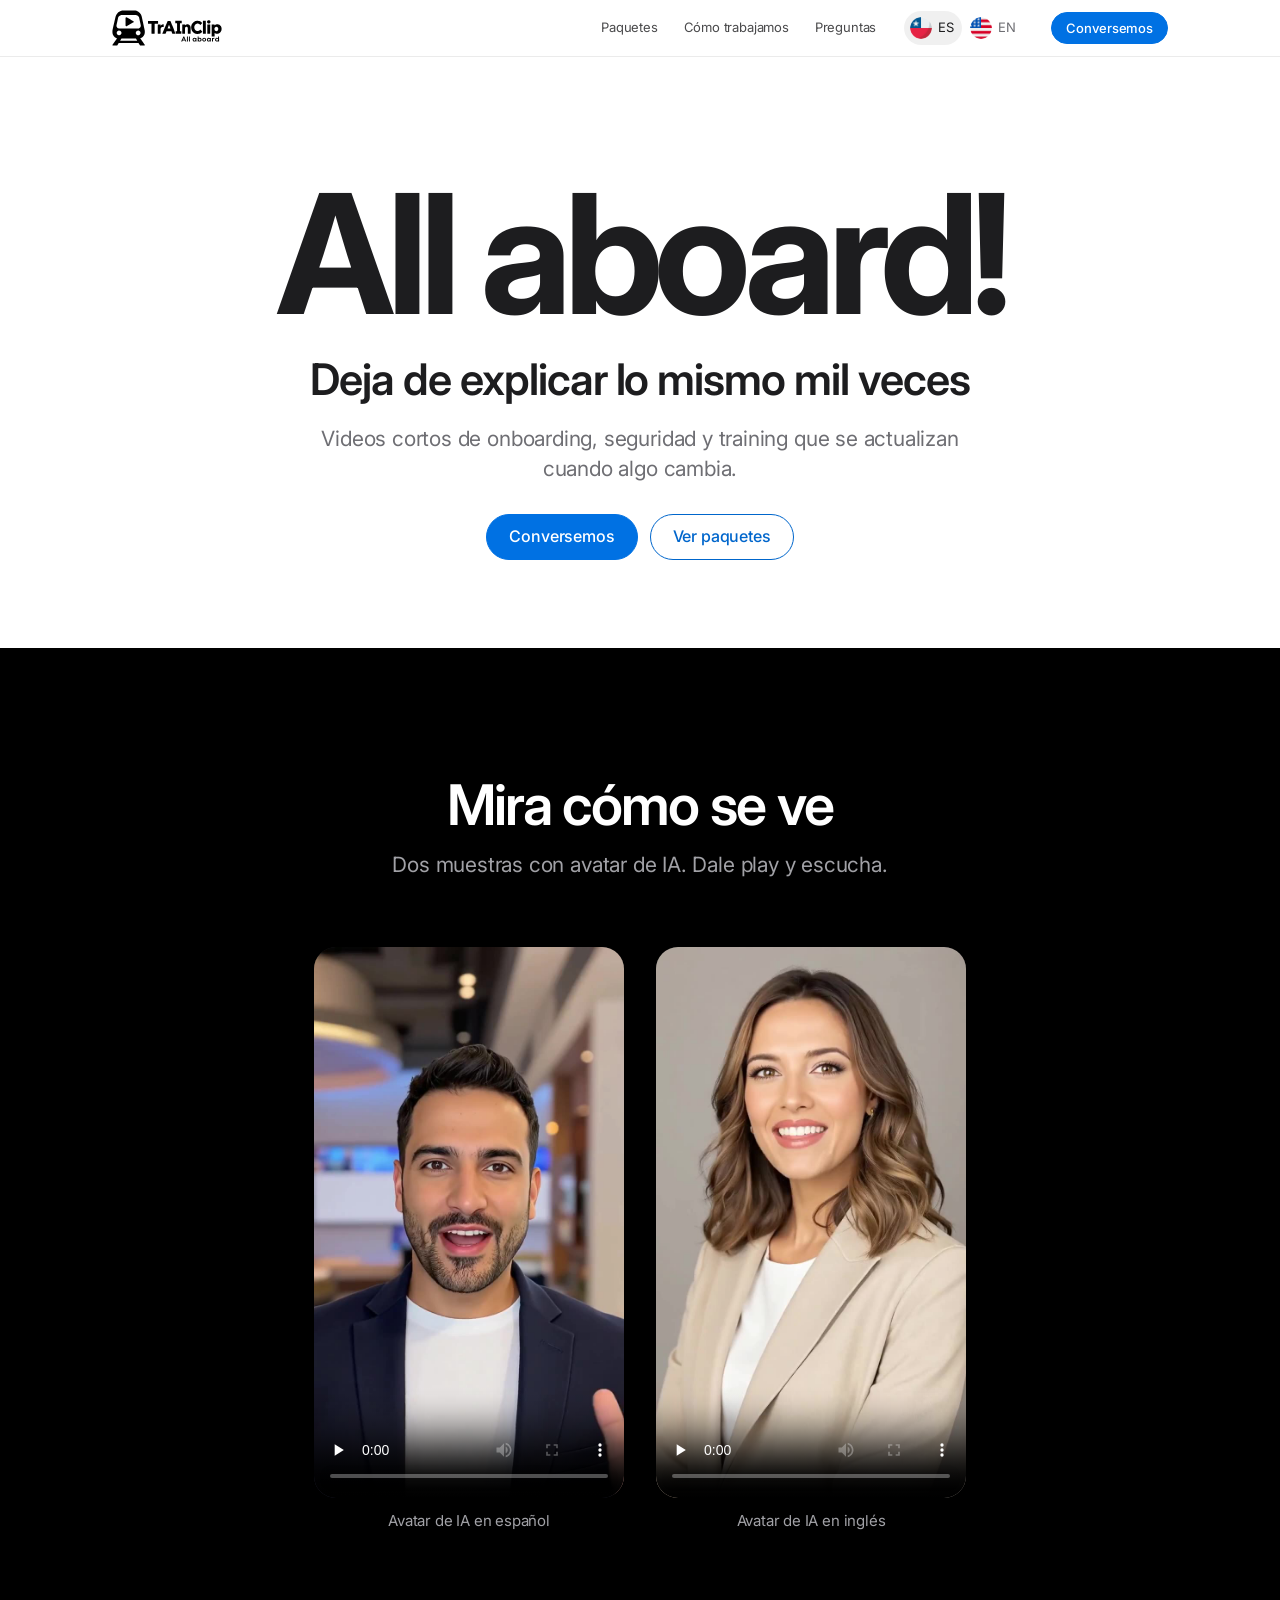
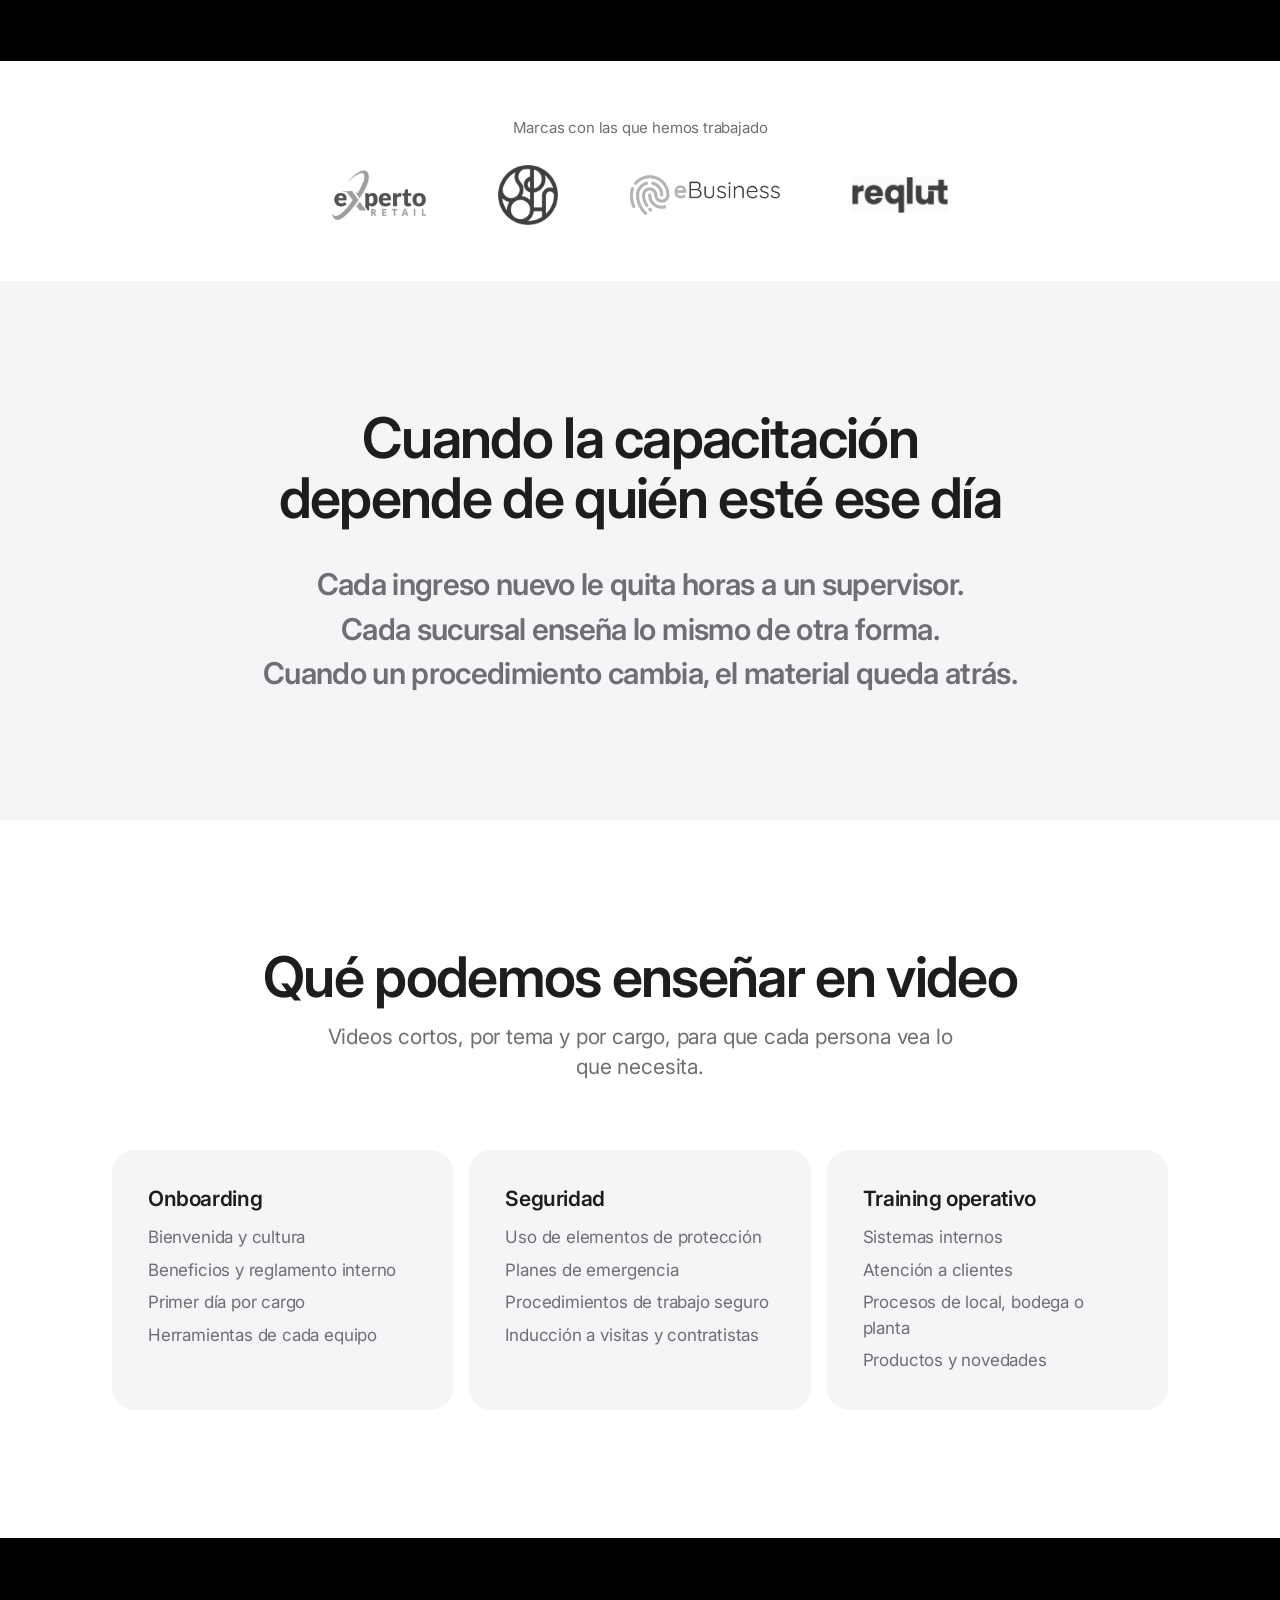
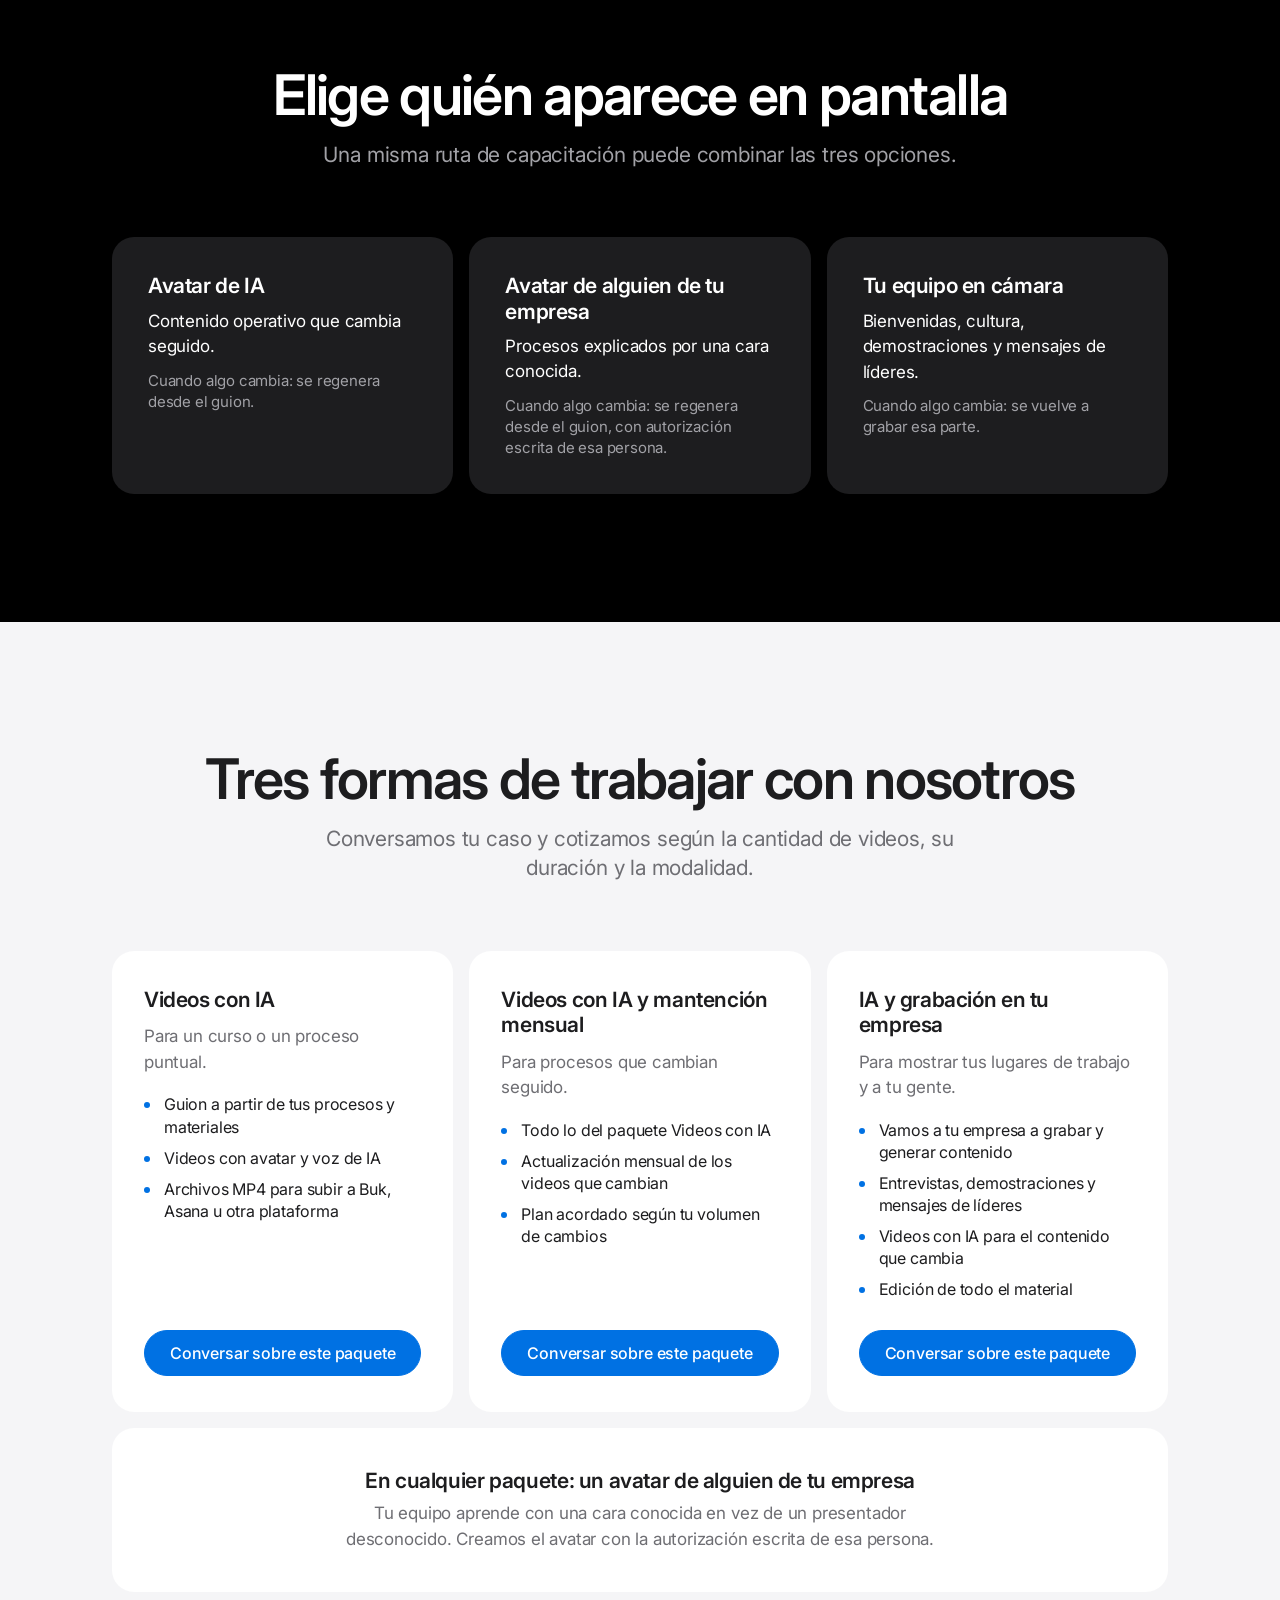
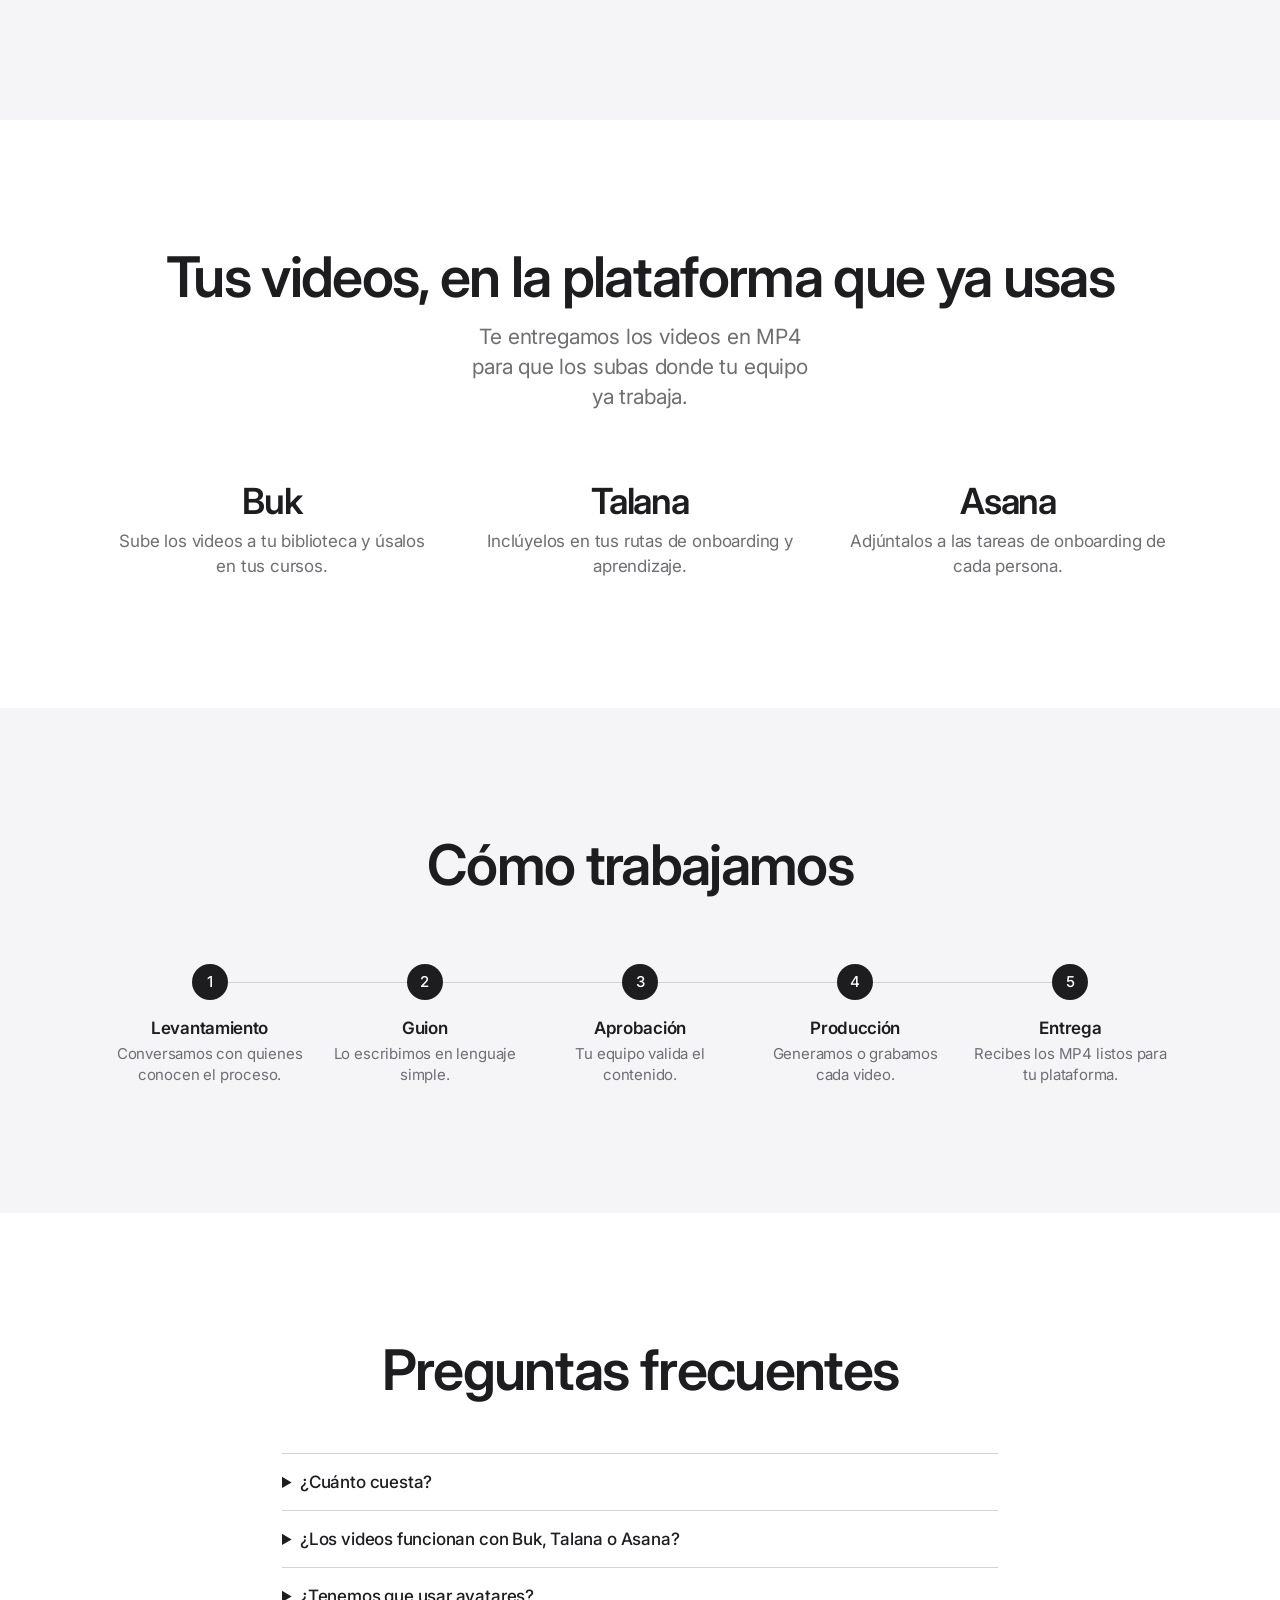
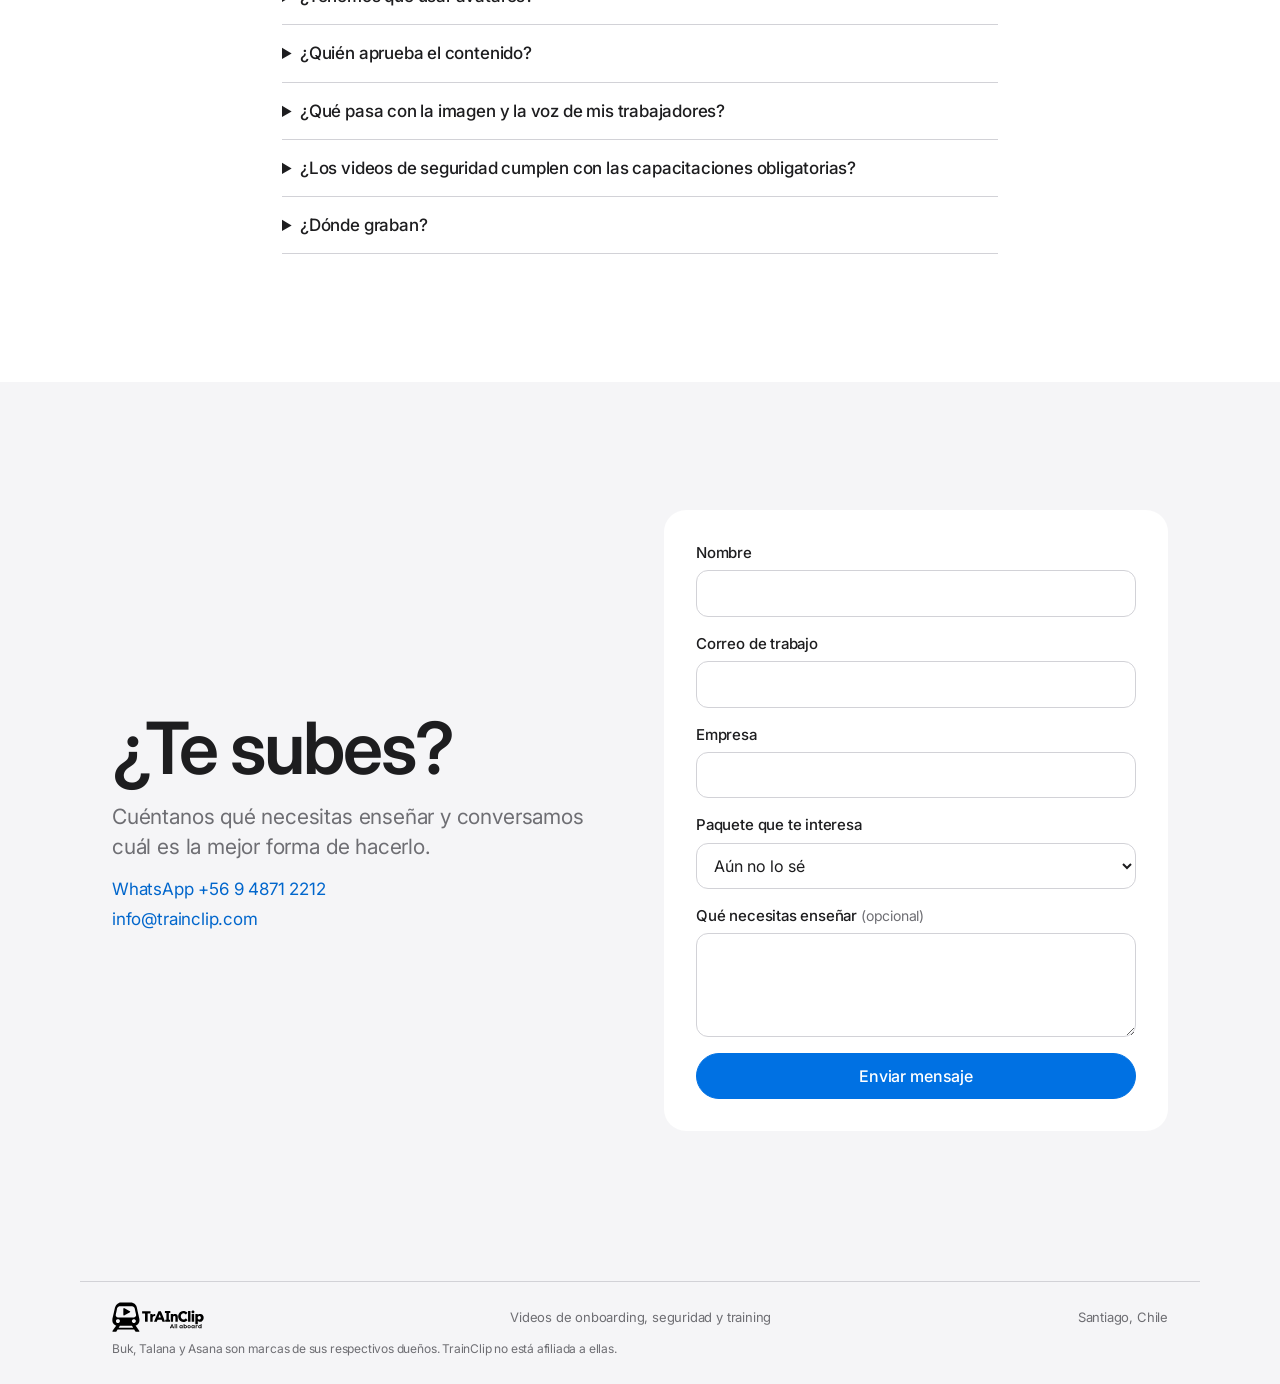
<file: index.html>
<!doctype html>
<html lang="es-CL">
<head>
<!-- Google tag (gtag.js) -->
<script async src="https://www.googletagmanager.com/gtag/js?id=G-MKX1W5P86S"></script>
<script>
  window.dataLayer = window.dataLayer || [];
  function gtag(){dataLayer.push(arguments);}
  gtag('js', new Date());

  gtag('config', 'G-MKX1W5P86S');
</script>
<meta charset="utf-8">
<meta name="viewport" content="width=device-width,initial-scale=1,viewport-fit=cover">
<title>TrainClip | Videos de onboarding, seguridad y training para empresas</title>
<meta name="description" content="Videos de onboarding, seguridad y training para empresas, con inteligencia artificial, con tu propio equipo en cámara o con un avatar de alguien de tu empresa.">
<link rel="canonical" href="https://trainclip.com/">
<link rel="alternate" hreflang="es" href="https://trainclip.com/">
<link rel="alternate" hreflang="en" href="https://trainclip.com/en/">
<link rel="alternate" hreflang="x-default" href="https://trainclip.com/">
<meta property="og:type" content="website">
<meta property="og:title" content="TrainClip | Videos de onboarding, seguridad y training">
<meta property="og:description" content="Videos de onboarding, seguridad y training para empresas, con inteligencia artificial, con tu propio equipo en cámara o con un avatar de alguien de tu empresa.">
<meta property="og:url" content="https://trainclip.com/">
<meta property="og:image" content="https://trainclip.com/assets/og.png">
<meta name="twitter:card" content="summary_large_image">
<link rel="icon" href="assets/symbol.svg" type="image/svg+xml">
<link rel="apple-touch-icon" href="assets/icon-512.png">
<link rel="preconnect" href="https://fonts.googleapis.com"><link rel="preconnect" href="https://fonts.gstatic.com" crossorigin><link rel="stylesheet" href="https://fonts.googleapis.com/css2?family=Inter:wght@400;500;600;700&display=swap">
<link rel="stylesheet" href="assets/styles.css">
<script type="application/ld+json">{"@context": "https://schema.org", "@type": "ProfessionalService", "name": "TrainClip", "url": "https://trainclip.com/", "logo": "https://trainclip.com/assets/logo.png", "email": "info@trainclip.com", "telephone": "+56948712212", "address": {"@type": "PostalAddress", "addressLocality": "Santiago", "addressCountry": "CL"}, "slogan": "All aboard", "description": "Videos de onboarding, seguridad y training para empresas, con inteligencia artificial, con tu propio equipo en cámara o con un avatar de alguien de tu empresa."}</script>
</head>
<body>
<a class="skip" href="#main">Saltar al contenido</a>
<header class="top"><div class="wrap">
<a class="brand" href="#main"><img src="assets/logo.svg" alt="TrainClip. All aboard" width="147" height="48"></a>
<nav class="nav" aria-label="Principal"><a href="#paquetes">Paquetes</a><a href="#proceso">Cómo trabajamos</a><a href="#preguntas">Preguntas</a></nav>
<nav class="lang" aria-label="Idioma / Language"><a href="./" hreflang="es" lang="es" aria-label="Español" aria-current="page"><img src="assets/banderas/chile.png" alt="" width="22" height="22"><span>ES</span></a><a href="en/" hreflang="en" lang="en" aria-label="English"><img src="assets/banderas/estados-unidos.png" alt="" width="22" height="22"><span>EN</span></a></nav>
<a class="btn" href="#contacto">Conversemos</a>
</div></header>
<main id="main">
<section class="hero"><div class="wrap">
<div class="hero-copy"><p class="shout">All aboard!</p>
<h1>Deja de explicar lo mismo mil veces</h1>
<p class="lead">Videos cortos de onboarding, seguridad y training que se actualizan cuando algo cambia.</p>
<div class="actions"><a class="btn" href="#contacto">Conversemos</a><a class="btn btn-line" href="#paquetes">Ver paquetes</a></div></div>
</div></section>
<section class="band samples" id="muestras"><div class="wrap"><div class="head"><h2>Mira cómo se ve</h2><p class="lead">Dos muestras con avatar de IA. Dale play y escucha.</p></div><div class="clips"><figure><video controls playsinline preload="none" poster="assets/videos/muestra-es.jpg" width="720" height="1280" aria-label="Avatar de IA en español"><source src="assets/videos/muestra-es.mp4" type="video/mp4"></video><figcaption>Avatar de IA en español</figcaption></figure><figure><video controls playsinline preload="none" poster="assets/videos/muestra-en.jpg" width="720" height="1280" aria-label="Avatar de IA en inglés"><source src="assets/videos/muestra-en.mp4" type="video/mp4"></video><figcaption>Avatar de IA en inglés</figcaption></figure></div></div></section>
<section class="brands" aria-label="Marcas"><div class="wrap"><p>Marcas con las que hemos trabajado</p><ul><li><img src="assets/marcas/experto-retail.png" alt="Experto Retail" style="--h:50px" loading="lazy"></li><li><img src="assets/marcas/marca-circular.png" alt="Marca con logo circular" style="--h:60px" loading="lazy"></li><li><img src="assets/marcas/ebusiness.png" alt="eBusiness" style="--h:40px" loading="lazy"></li><li><img src="assets/marcas/reqlut.png" alt="Reqlut" style="--h:36px" loading="lazy"></li></ul></div></section>
<section class="band pain"><div class="wrap"><div class="head"><h2>Cuando la capacitación depende de quién esté ese día</h2></div>
<ul><li>Cada ingreso nuevo le quita horas a un supervisor.</li><li>Cada sucursal enseña lo mismo de otra forma.</li><li>Cuando un procedimiento cambia, el material queda atrás.</li></ul></div></section>
<section class="band" id="temas"><div class="wrap"><div class="head"><h2>Qué podemos enseñar en video</h2><p class="lead">Videos cortos, por tema y por cargo, para que cada persona vea lo que necesita.</p></div><div class="topics"><div class="topic"><h3>Onboarding</h3><ul><li>Bienvenida y cultura</li><li>Beneficios y reglamento interno</li><li>Primer día por cargo</li><li>Herramientas de cada equipo</li></ul></div><div class="topic"><h3>Seguridad</h3><ul><li>Uso de elementos de protección</li><li>Planes de emergencia</li><li>Procedimientos de trabajo seguro</li><li>Inducción a visitas y contratistas</li></ul></div><div class="topic"><h3>Training operativo</h3><ul><li>Sistemas internos</li><li>Atención a clientes</li><li>Procesos de local, bodega o planta</li><li>Productos y novedades</li></ul></div></div></div></section>
<section class="band formats"><div class="wrap"><div class="head"><h2>Elige quién aparece en pantalla</h2><p class="lead">Una misma ruta de capacitación puede combinar las tres opciones.</p></div>
<ul class="modes"><li><h3>Avatar de IA</h3><p>Contenido operativo que cambia seguido.</p><p class="dim">Cuando algo cambia: se regenera desde el guion.</p></li><li><h3>Avatar de alguien de tu empresa</h3><p>Procesos explicados por una cara conocida.</p><p class="dim">Cuando algo cambia: se regenera desde el guion, con autorización escrita de esa persona.</p></li><li><h3>Tu equipo en cámara</h3><p>Bienvenidas, cultura, demostraciones y mensajes de líderes.</p><p class="dim">Cuando algo cambia: se vuelve a grabar esa parte.</p></li></ul></div></section>
<section class="band" id="paquetes"><div class="wrap"><div class="head"><h2>Tres formas de trabajar con nosotros</h2><p class="lead">Conversamos tu caso y cotizamos según la cantidad de videos, su duración y la modalidad.</p></div>
<div class="plans"><article class="plan plan-a"><h3>Videos con IA</h3><p>Para un curso o un proceso puntual.</p><ul><li>Guion a partir de tus procesos y materiales</li><li>Videos con avatar y voz de IA</li><li>Archivos MP4 para subir a Buk, Asana u otra plataforma</li></ul><a class="btn" href="#contacto" data-package="Videos con IA">Conversar sobre este paquete<span class="vh">: Videos con IA</span></a></article><article class="plan plan-b"><h3>Videos con IA y mantención mensual</h3><p>Para procesos que cambian seguido.</p><ul><li>Todo lo del paquete Videos con IA</li><li>Actualización mensual de los videos que cambian</li><li>Plan acordado según tu volumen de cambios</li></ul><a class="btn" href="#contacto" data-package="Videos con IA y mantención mensual">Conversar sobre este paquete<span class="vh">: Videos con IA y mantención mensual</span></a></article><article class="plan plan-c"><h3>IA y grabación en tu empresa</h3><p>Para mostrar tus lugares de trabajo y a tu gente.</p><ul><li>Vamos a tu empresa a grabar y generar contenido</li><li>Entrevistas, demostraciones y mensajes de líderes</li><li>Videos con IA para el contenido que cambia</li><li>Edición de todo el material</li></ul><a class="btn" href="#contacto" data-package="IA y grabación en tu empresa">Conversar sobre este paquete<span class="vh">: IA y grabación en tu empresa</span></a></article></div>
<aside class="avatar" aria-label="Opción para cualquier paquete"><h3>En cualquier paquete: un avatar de alguien de tu empresa</h3><p>Tu equipo aprende con una cara conocida en vez de un presentador desconocido. Creamos el avatar con la autorización escrita de esa persona.</p></aside>
</div></section>
<section class="band platforms" id="plataformas"><div class="wrap"><div class="head"><h2>Tus videos, en la plataforma que ya usas</h2><p class="lead">Te entregamos los videos en MP4 para que los subas donde tu equipo ya trabaja.</p></div><ul><li><h3>Buk</h3><p>Sube los videos a tu biblioteca y úsalos en tus cursos.</p></li><li><h3>Talana</h3><p>Inclúyelos en tus rutas de onboarding y aprendizaje.</p></li><li><h3>Asana</h3><p>Adjúntalos a las tareas de onboarding de cada persona.</p></li></ul></div></section>
<section class="band" id="proceso"><div class="wrap"><div class="head"><h2>Cómo trabajamos</h2></div><ol class="steps"><li><h3>Levantamiento</h3><p>Conversamos con quienes conocen el proceso.</p></li><li><h3>Guion</h3><p>Lo escribimos en lenguaje simple.</p></li><li><h3>Aprobación</h3><p>Tu equipo valida el contenido.</p></li><li><h3>Producción</h3><p>Generamos o grabamos cada video.</p></li><li><h3>Entrega</h3><p>Recibes los MP4 listos para tu plataforma.</p></li></ol></div></section>
<section class="band faq" id="preguntas"><div class="wrap"><h2>Preguntas frecuentes</h2><div><details><summary>¿Cuánto cuesta?</summary><p>Depende de la cantidad de videos, su duración y la modalidad. Cuéntanos qué necesitas y te enviamos una cotización.</p></details><details><summary>¿Los videos funcionan con Buk, Talana o Asana?</summary><p>Sí. Te entregamos los videos en MP4 y tu equipo los sube a la plataforma que ya usa. No necesitas instalar nada ni conectar sistemas.</p></details><details><summary>¿Tenemos que usar avatares?</summary><p>No. Podemos grabar a tu equipo, usar avatares o combinar ambas opciones.</p></details><details><summary>¿Quién aprueba el contenido?</summary><p>Tu empresa. Ningún video se entrega como final sin la revisión de la persona responsable del proceso.</p></details><details><summary>¿Qué pasa con la imagen y la voz de mis trabajadores?</summary><p>Solo creamos un avatar con autorización escrita de la persona. Dejamos acordado en qué videos se usa, por cuánto tiempo y qué pasa si deja la empresa.</p></details><details><summary>¿Los videos de seguridad cumplen con las capacitaciones obligatorias?</summary><p>Los videos apoyan tu capacitación, pero no reemplazan las obligaciones legales de tu empresa. Trabajamos con contenido entregado y aprobado por tu equipo de prevención.</p></details><details><summary>¿Dónde graban?</summary><p>Estamos en Santiago. Para otras ciudades, el traslado y la estadía se cotizan aparte.</p></details></div></div></section>
<section class="band contact" id="contacto"><div class="wrap">
<div class="contact-copy"><h2>¿Te subes?</h2><p class="lead">Cuéntanos qué necesitas enseñar y conversamos cuál es la mejor forma de hacerlo.</p>
<div class="direct"><a href="https://wa.me/56948712212?text=Hola%2C%20quiero%20conversar%20sobre%20videos%20de%20capacitaci%C3%B3n%20con%20TrainClip.">WhatsApp +56 9 4871 2212</a><a href="mailto:info@trainclip.com">info@trainclip.com</a></div></div>
<div>
<form class="form" id="form-contacto" novalidate data-mail="info@trainclip.com" data-endpoint="https://api.web3forms.com/submit">
<input type="hidden" name="access_key" value="c6a4fb3f-06c0-4eb1-9ec4-c227422e3364">
<div class="field"><label for="nombre">Nombre</label><input id="nombre" name="nombre" autocomplete="name" required aria-describedby="nombre-error"><p class="err" id="nombre-error" hidden></p></div>
<div class="field"><label for="correo">Correo de trabajo</label><input id="correo" name="correo" type="email" autocomplete="email" inputmode="email" required aria-describedby="correo-error"><p class="err" id="correo-error" hidden></p></div>
<div class="field"><label for="empresa">Empresa</label><input id="empresa" name="empresa" autocomplete="organization" required aria-describedby="empresa-error"><p class="err" id="empresa-error" hidden></p></div>
<div class="field"><label for="paquete">Paquete que te interesa</label><select id="paquete" name="paquete"><option>Aún no lo sé</option><option>Videos con IA</option><option>Videos con IA y mantención mensual</option><option>IA y grabación en tu empresa</option></select></div>
<div class="field"><label for="mensaje">Qué necesitas enseñar <small>(opcional)</small></label><textarea id="mensaje" name="mensaje"></textarea></div>
<div class="trap" aria-hidden="true"><label for="sitio">No completar</label><input id="sitio" name="sitio" tabindex="-1" autocomplete="off"></div>
<button class="btn" type="submit">Enviar mensaje</button>
<p class="notice" id="form-aviso" role="status" hidden></p>
</form>
<div class="form done" id="form-listo" tabindex="-1" hidden><h3></h3><p></p></div>
</div>
</div></section>
</main>
<footer class="foot"><div class="wrap"><img src="assets/logo.svg" alt="TrainClip"><span>Videos de onboarding, seguridad y training</span><span>Santiago, Chile</span><small>Buk, Talana y Asana son marcas de sus respectivos dueños. TrainClip no está afiliada a ellas.</small></div></footer>
<script src="assets/site.js" defer></script>
</body>
</html>
</file>
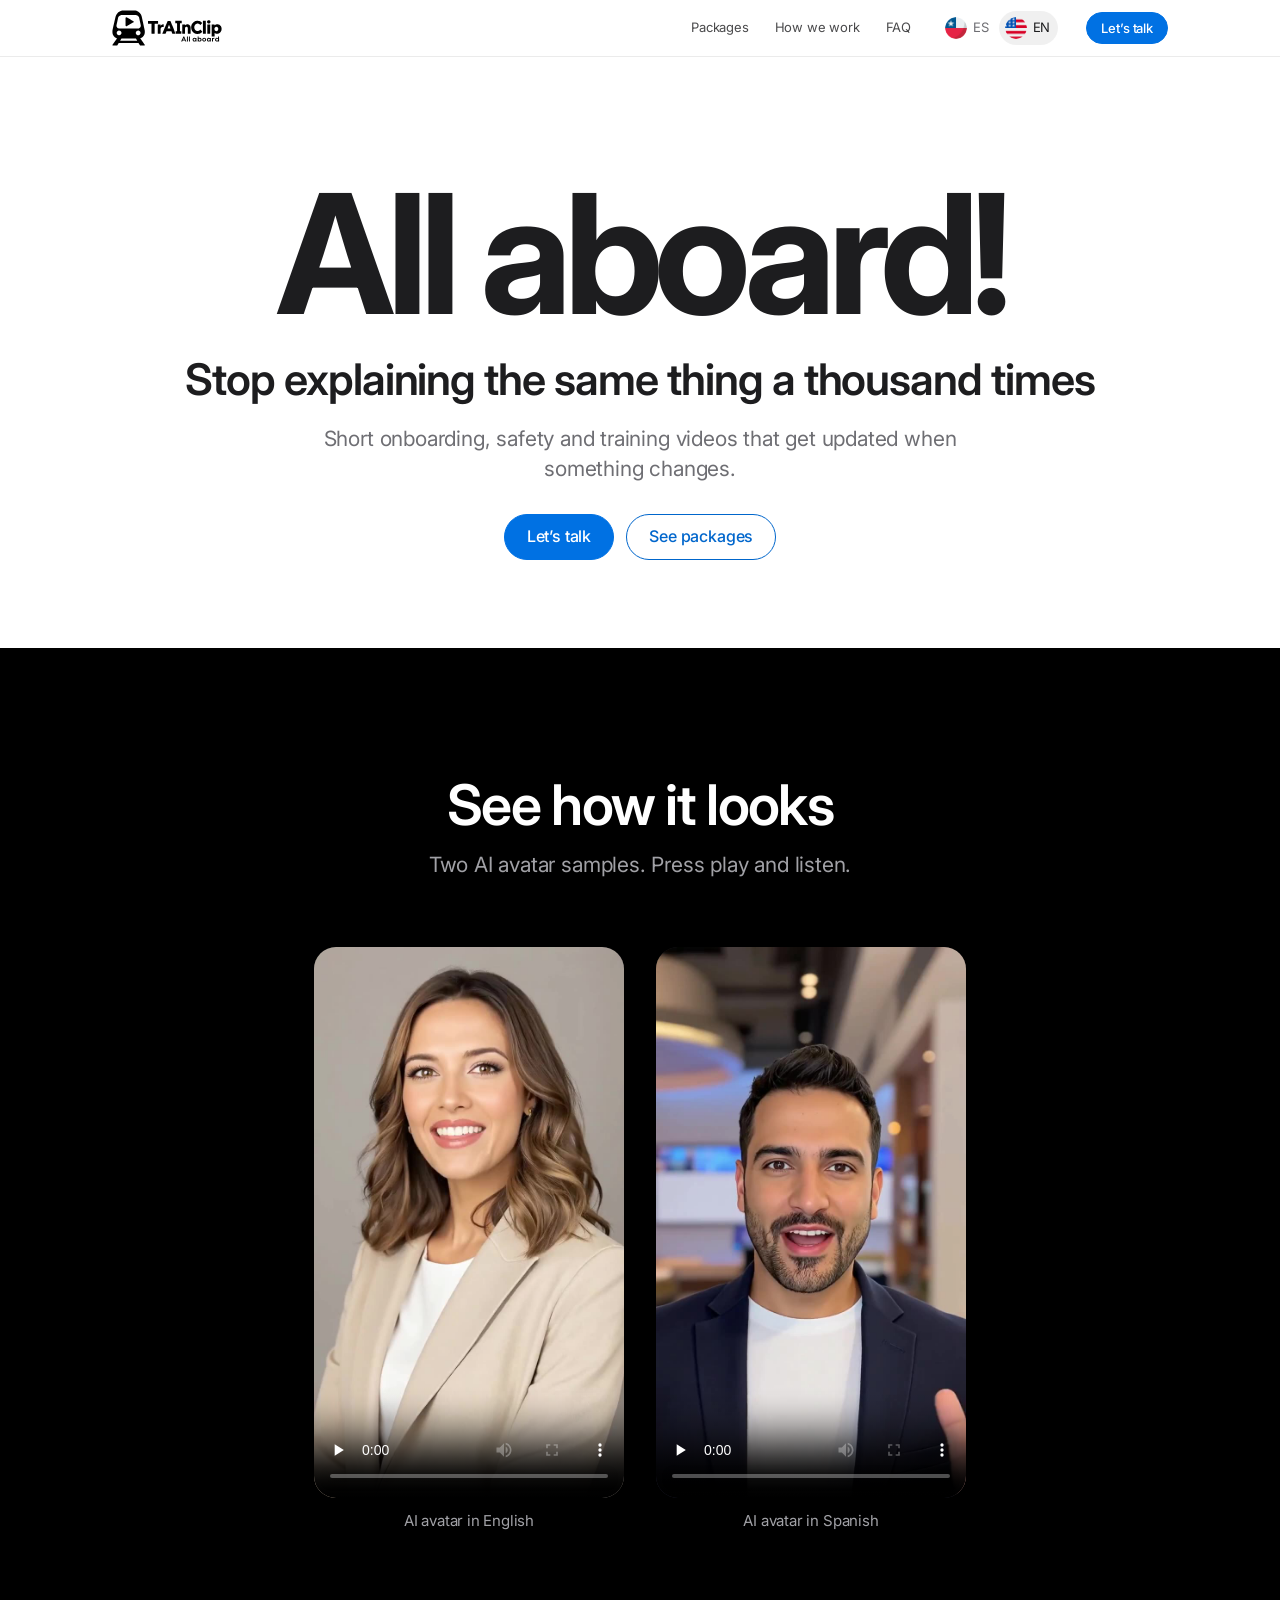
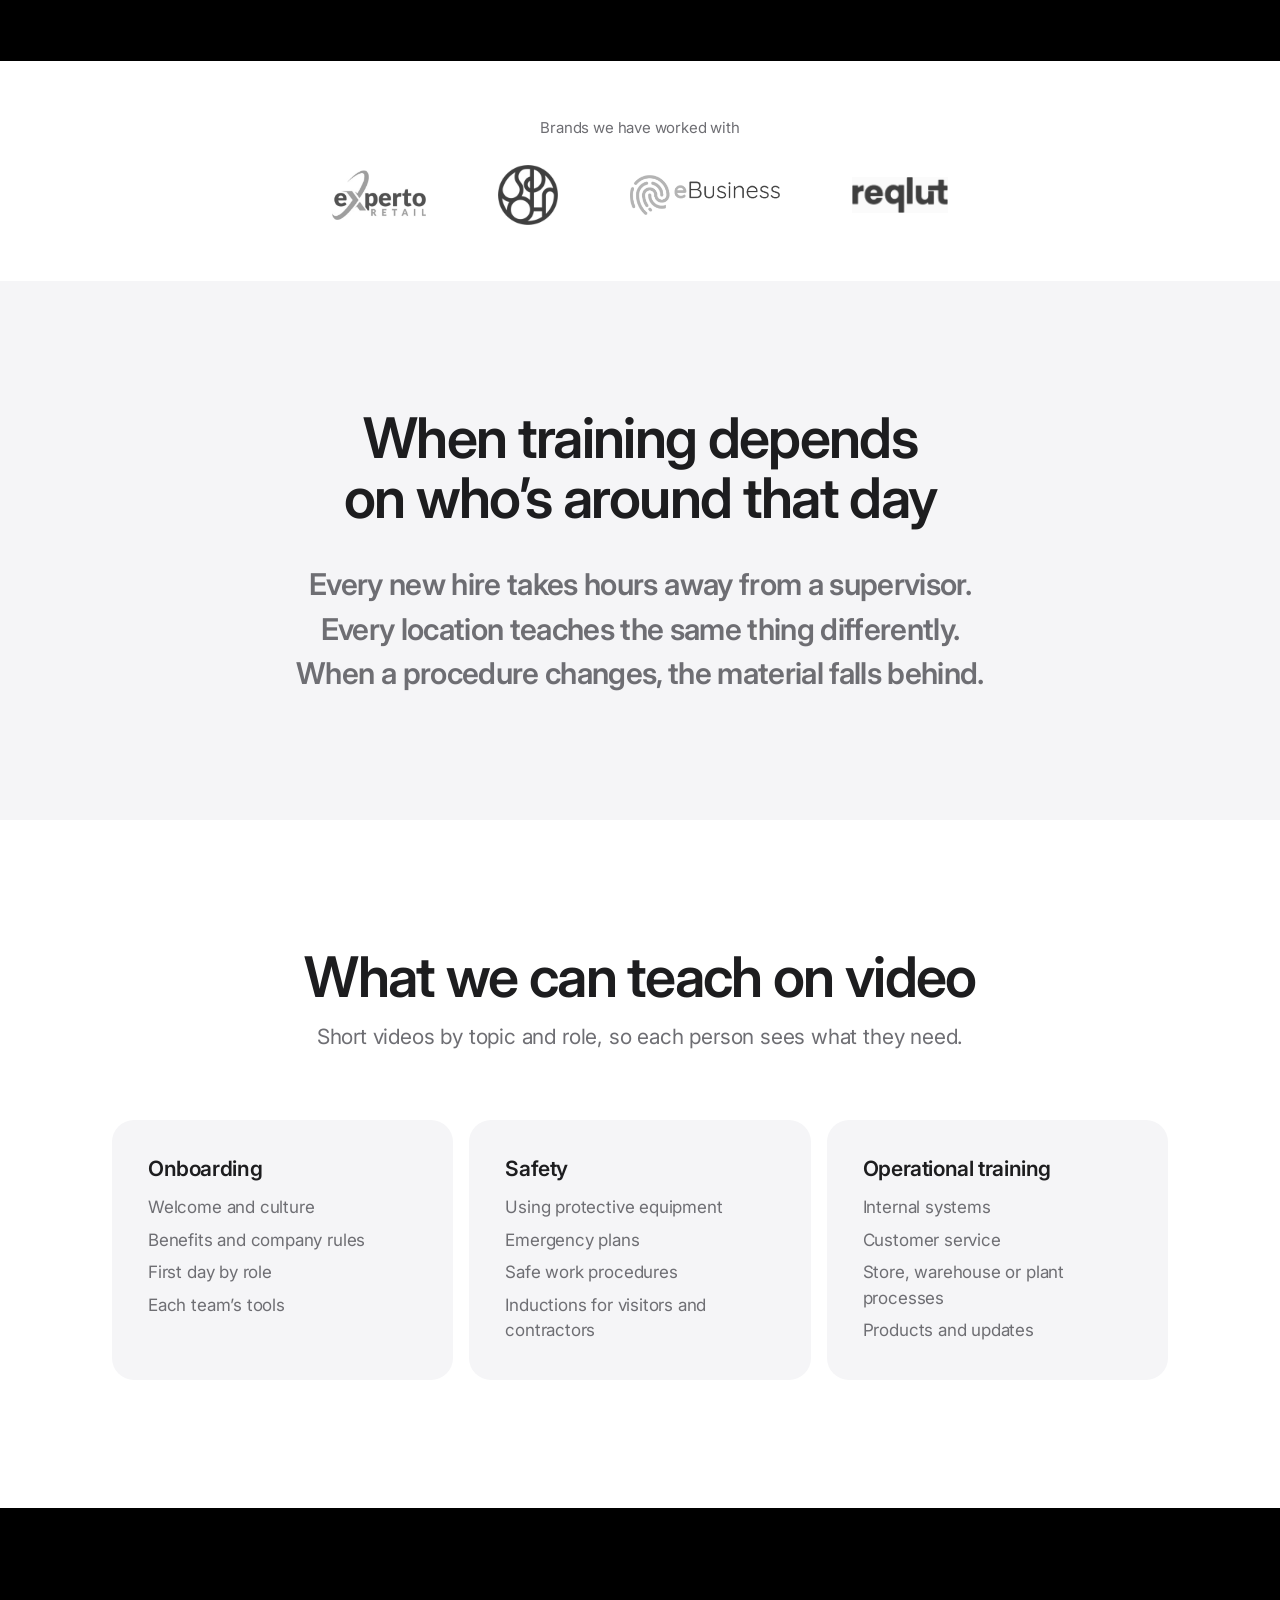
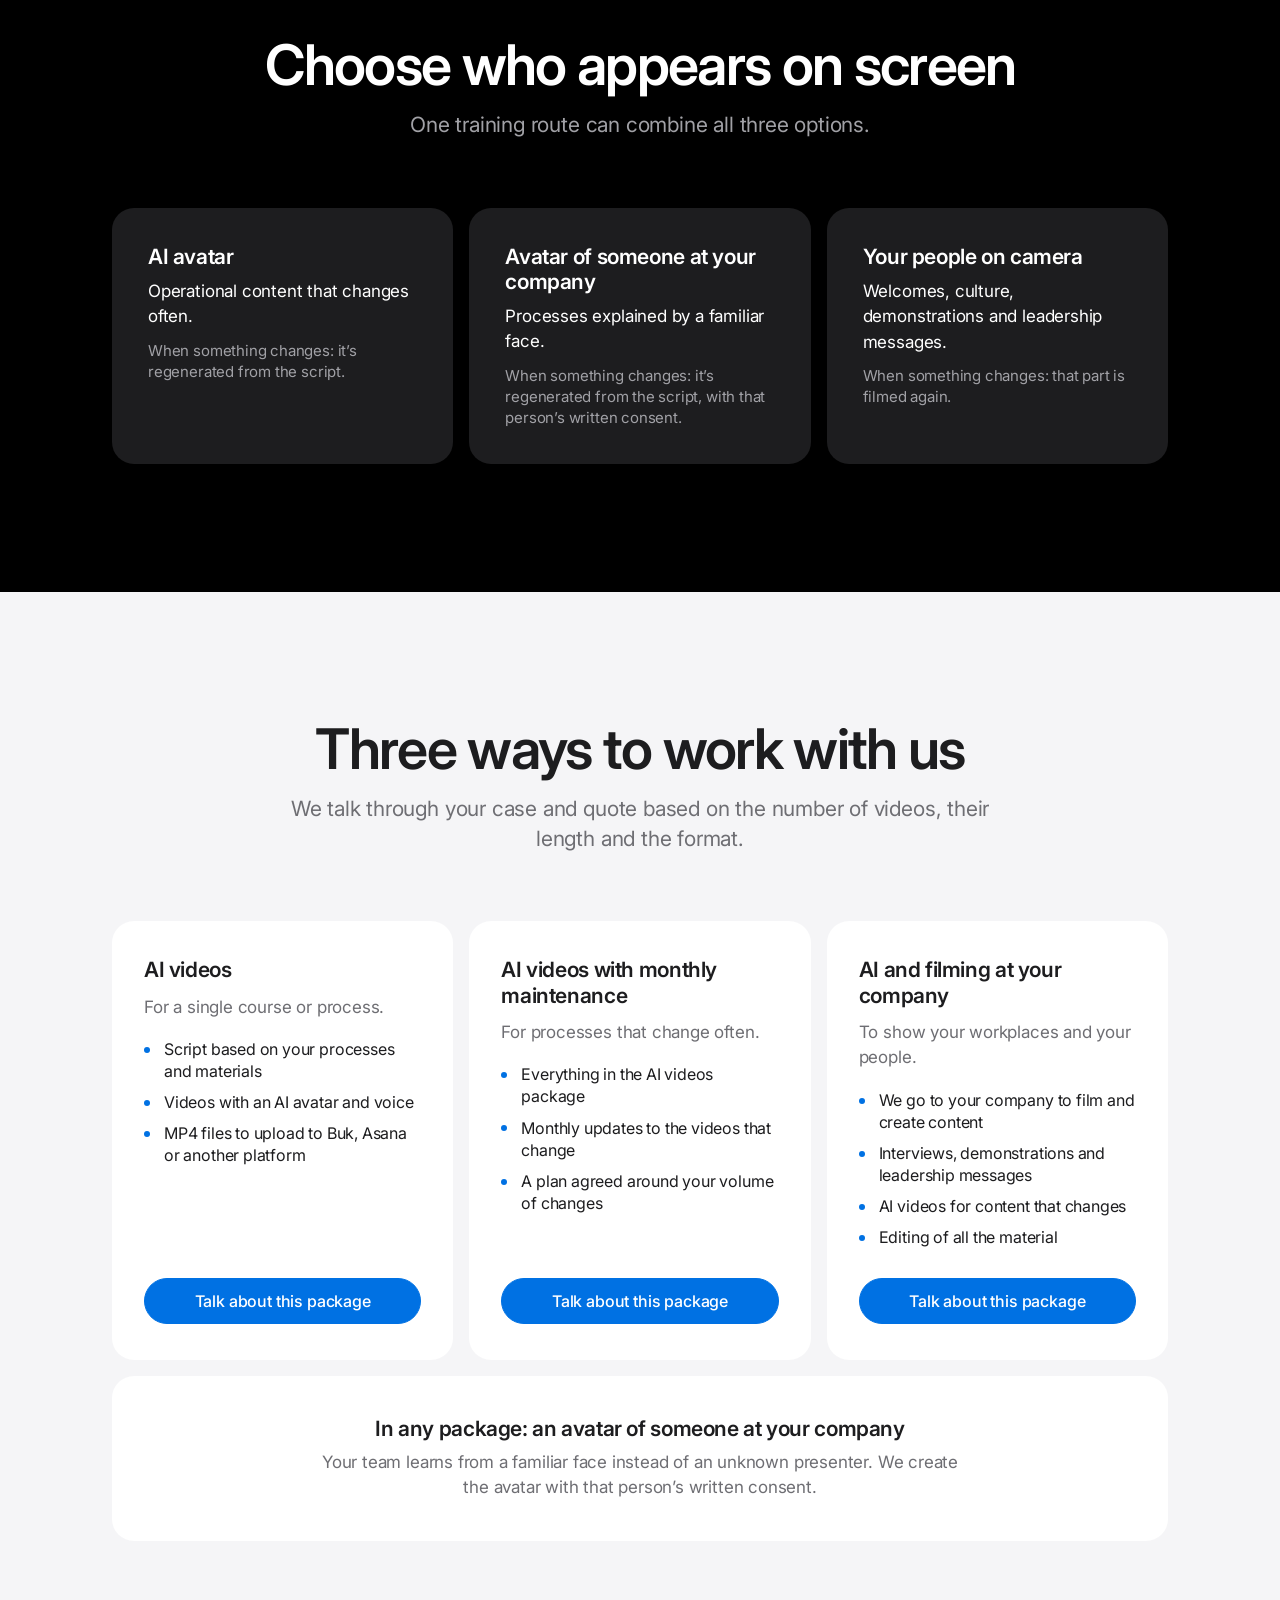
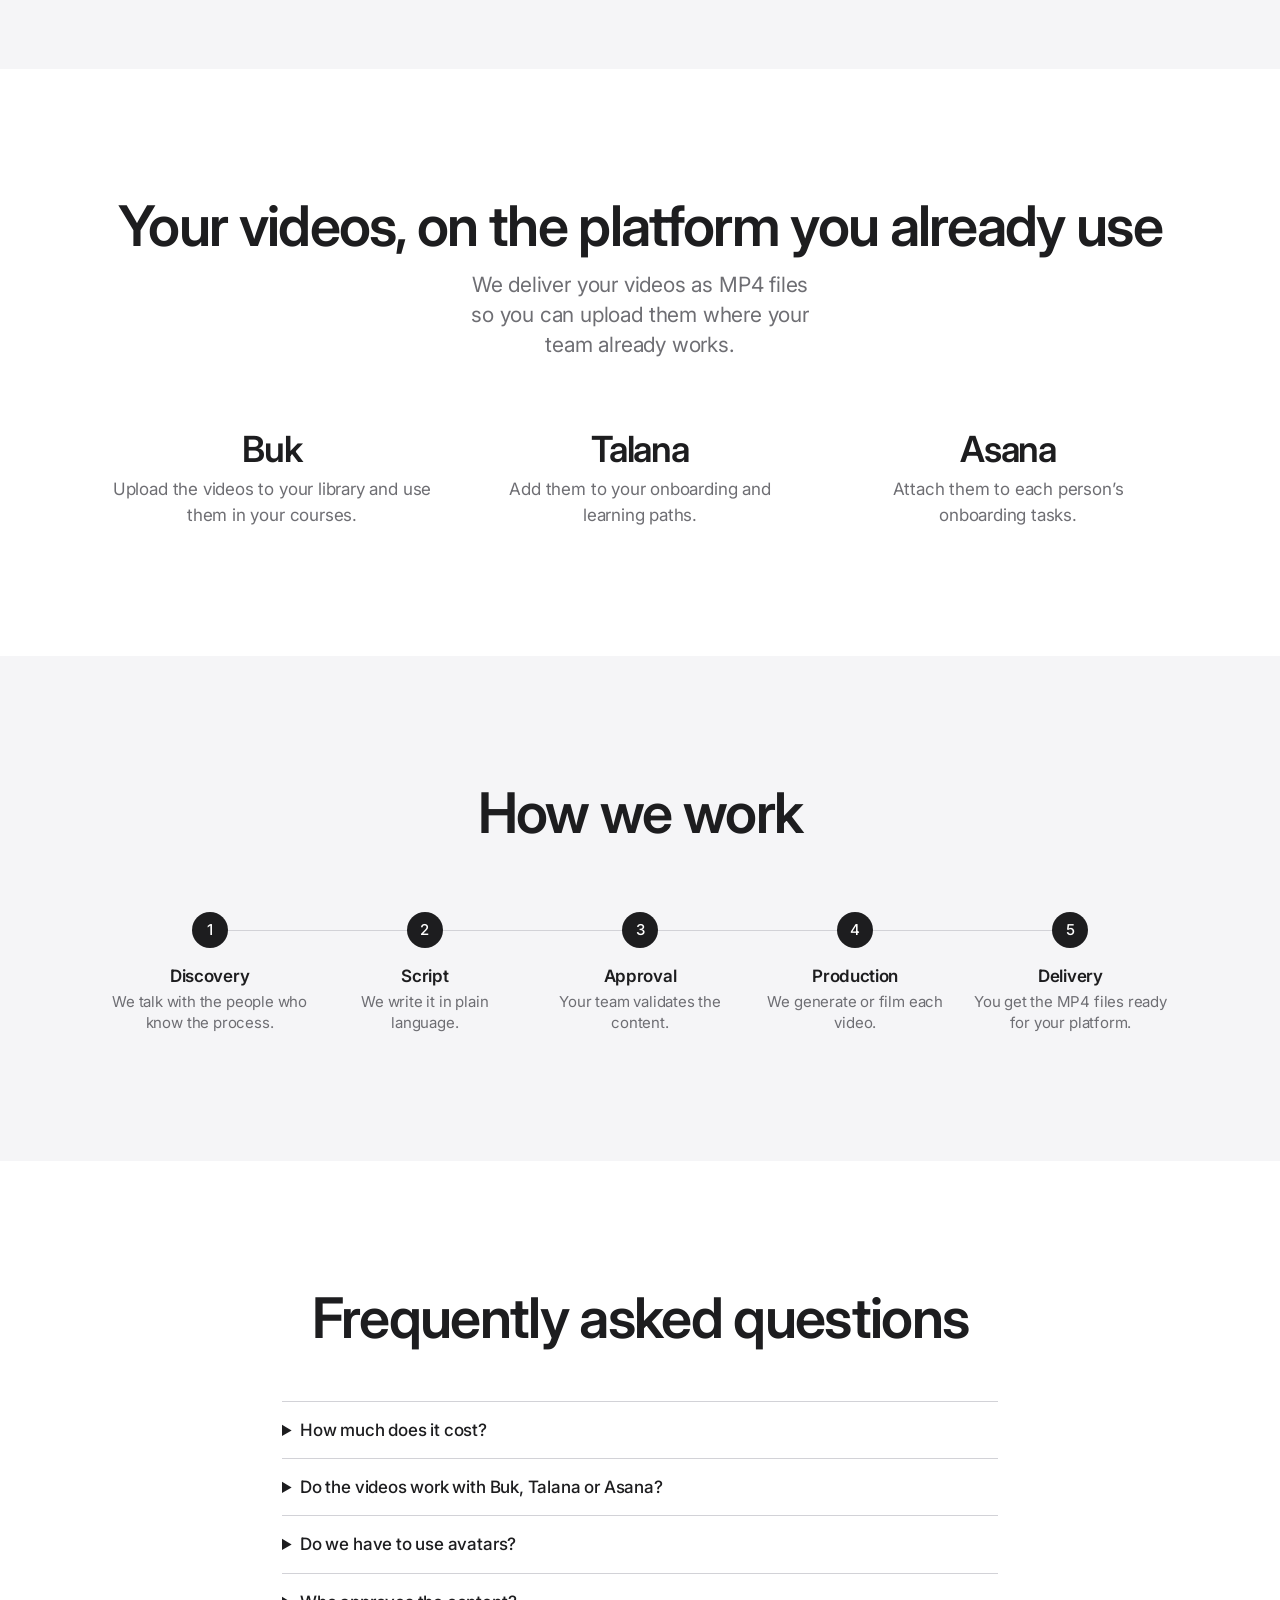
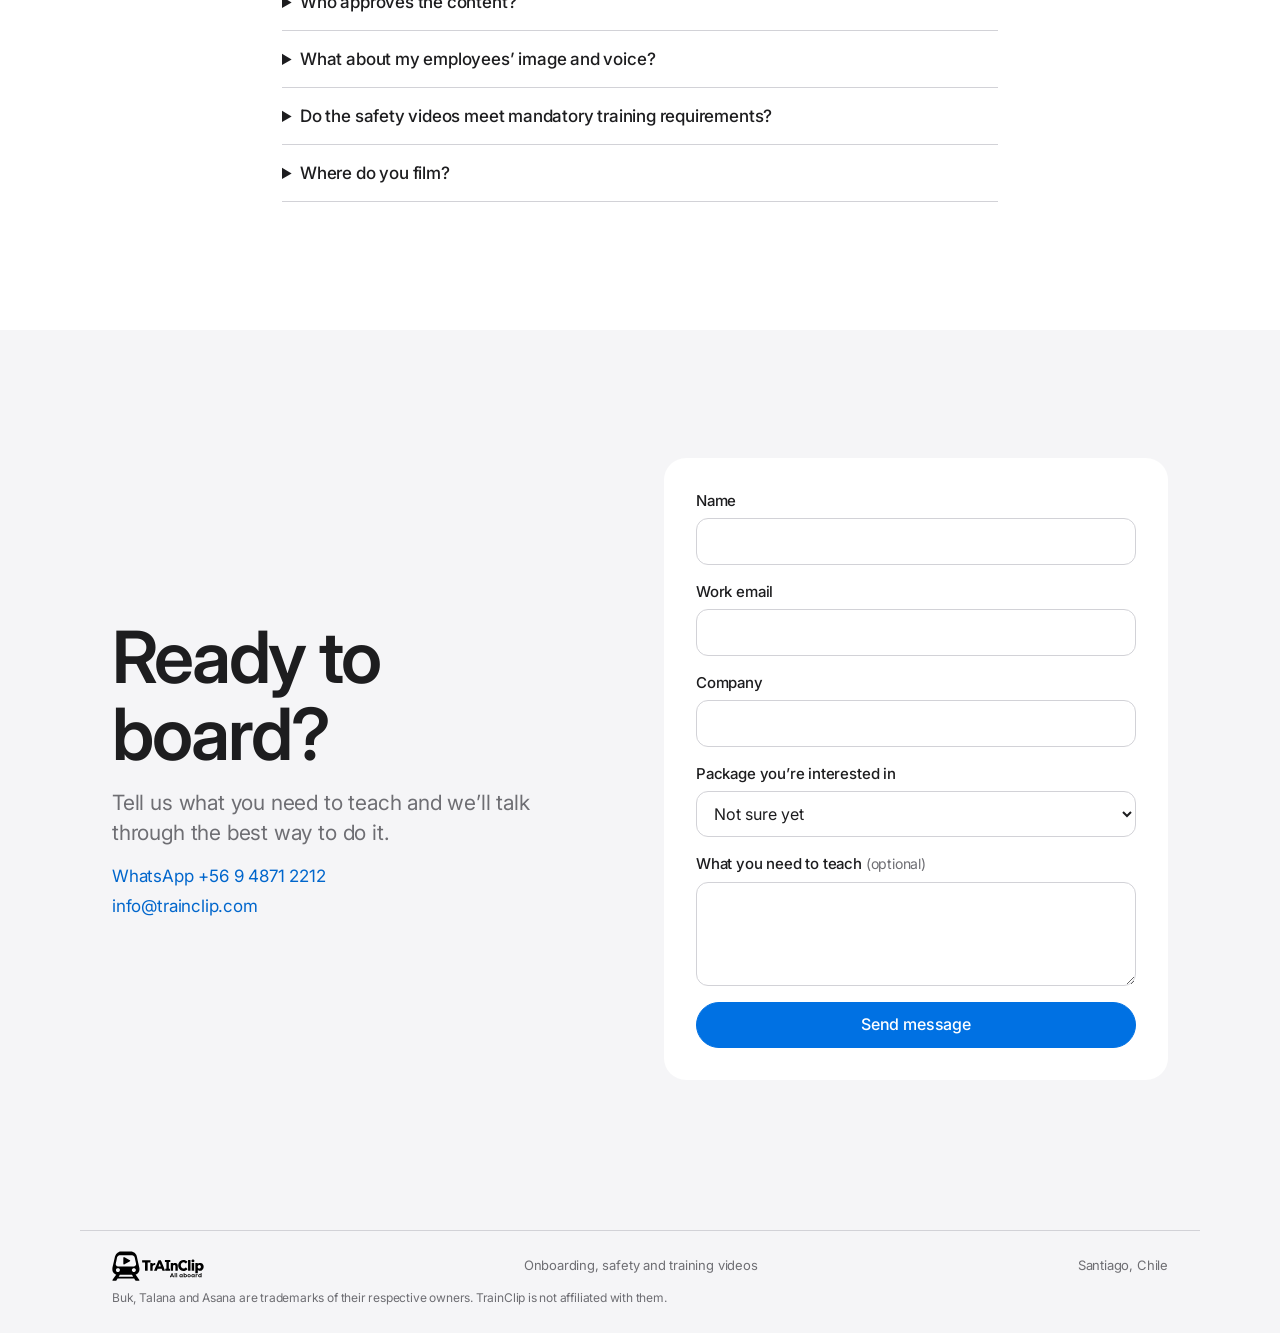
<file: en/index.html>
<!doctype html>
<html lang="en">
<head>
<!-- Google tag (gtag.js) -->
<script async src="https://www.googletagmanager.com/gtag/js?id=G-MKX1W5P86S"></script>
<script>
  window.dataLayer = window.dataLayer || [];
  function gtag(){dataLayer.push(arguments);}
  gtag('js', new Date());

  gtag('config', 'G-MKX1W5P86S');
</script>
<meta charset="utf-8">
<meta name="viewport" content="width=device-width,initial-scale=1,viewport-fit=cover">
<title>TrainClip | Onboarding, safety and training videos for companies</title>
<meta name="description" content="Onboarding, safety and training videos for companies, made with AI, with your own people on camera or with an avatar of someone at your company.">
<link rel="canonical" href="https://trainclip.com/en/">
<link rel="alternate" hreflang="es" href="https://trainclip.com/">
<link rel="alternate" hreflang="en" href="https://trainclip.com/en/">
<link rel="alternate" hreflang="x-default" href="https://trainclip.com/">
<meta property="og:type" content="website">
<meta property="og:title" content="TrainClip | Onboarding, safety and training videos">
<meta property="og:description" content="Onboarding, safety and training videos for companies, made with AI, with your own people on camera or with an avatar of someone at your company.">
<meta property="og:url" content="https://trainclip.com/en/">
<meta property="og:image" content="https://trainclip.com/assets/og.png">
<meta name="twitter:card" content="summary_large_image">
<link rel="icon" href="../assets/symbol.svg" type="image/svg+xml">
<link rel="apple-touch-icon" href="../assets/icon-512.png">
<link rel="preconnect" href="https://fonts.googleapis.com"><link rel="preconnect" href="https://fonts.gstatic.com" crossorigin><link rel="stylesheet" href="https://fonts.googleapis.com/css2?family=Inter:wght@400;500;600;700&display=swap">
<link rel="stylesheet" href="../assets/styles.css">
<script type="application/ld+json">{"@context": "https://schema.org", "@type": "ProfessionalService", "name": "TrainClip", "url": "https://trainclip.com/", "logo": "https://trainclip.com/assets/logo.png", "email": "info@trainclip.com", "telephone": "+56948712212", "address": {"@type": "PostalAddress", "addressLocality": "Santiago", "addressCountry": "CL"}, "slogan": "All aboard", "description": "Onboarding, safety and training videos for companies, made with AI, with your own people on camera or with an avatar of someone at your company."}</script>
</head>
<body>
<a class="skip" href="#main">Skip to content</a>
<header class="top"><div class="wrap">
<a class="brand" href="#main"><img src="../assets/logo.svg" alt="TrainClip. All aboard" width="147" height="48"></a>
<nav class="nav" aria-label="Main"><a href="#paquetes">Packages</a><a href="#proceso">How we work</a><a href="#preguntas">FAQ</a></nav>
<nav class="lang" aria-label="Idioma / Language"><a href="../" hreflang="es" lang="es" aria-label="Español"><img src="../assets/banderas/chile.png" alt="" width="22" height="22"><span>ES</span></a><a href="./" hreflang="en" lang="en" aria-label="English" aria-current="page"><img src="../assets/banderas/estados-unidos.png" alt="" width="22" height="22"><span>EN</span></a></nav>
<a class="btn" href="#contacto">Let’s talk</a>
</div></header>
<main id="main">
<section class="hero"><div class="wrap">
<div class="hero-copy"><p class="shout">All aboard!</p>
<h1>Stop explaining the same thing a thousand times</h1>
<p class="lead">Short onboarding, safety and training videos that get updated when something changes.</p>
<div class="actions"><a class="btn" href="#contacto">Let’s talk</a><a class="btn btn-line" href="#paquetes">See packages</a></div></div>
</div></section>
<section class="band samples" id="muestras"><div class="wrap"><div class="head"><h2>See how it looks</h2><p class="lead">Two AI avatar samples. Press play and listen.</p></div><div class="clips"><figure><video controls playsinline preload="none" poster="../assets/videos/muestra-en.jpg" width="720" height="1280" aria-label="AI avatar in English"><source src="../assets/videos/muestra-en.mp4" type="video/mp4"></video><figcaption>AI avatar in English</figcaption></figure><figure><video controls playsinline preload="none" poster="../assets/videos/muestra-es.jpg" width="720" height="1280" aria-label="AI avatar in Spanish"><source src="../assets/videos/muestra-es.mp4" type="video/mp4"></video><figcaption>AI avatar in Spanish</figcaption></figure></div></div></section>
<section class="brands" aria-label="Brands"><div class="wrap"><p>Brands we have worked with</p><ul><li><img src="../assets/marcas/experto-retail.png" alt="Experto Retail" style="--h:50px" loading="lazy"></li><li><img src="../assets/marcas/marca-circular.png" alt="Client logo" style="--h:60px" loading="lazy"></li><li><img src="../assets/marcas/ebusiness.png" alt="eBusiness" style="--h:40px" loading="lazy"></li><li><img src="../assets/marcas/reqlut.png" alt="Reqlut" style="--h:36px" loading="lazy"></li></ul></div></section>
<section class="band pain"><div class="wrap"><div class="head"><h2>When training depends on who’s around that day</h2></div>
<ul><li>Every new hire takes hours away from a supervisor.</li><li>Every location teaches the same thing differently.</li><li>When a procedure changes, the material falls behind.</li></ul></div></section>
<section class="band" id="temas"><div class="wrap"><div class="head"><h2>What we can teach on video</h2><p class="lead">Short videos by topic and role, so each person sees what they need.</p></div><div class="topics"><div class="topic"><h3>Onboarding</h3><ul><li>Welcome and culture</li><li>Benefits and company rules</li><li>First day by role</li><li>Each team’s tools</li></ul></div><div class="topic"><h3>Safety</h3><ul><li>Using protective equipment</li><li>Emergency plans</li><li>Safe work procedures</li><li>Inductions for visitors and contractors</li></ul></div><div class="topic"><h3>Operational training</h3><ul><li>Internal systems</li><li>Customer service</li><li>Store, warehouse or plant processes</li><li>Products and updates</li></ul></div></div></div></section>
<section class="band formats"><div class="wrap"><div class="head"><h2>Choose who appears on screen</h2><p class="lead">One training route can combine all three options.</p></div>
<ul class="modes"><li><h3>AI avatar</h3><p>Operational content that changes often.</p><p class="dim">When something changes: it’s regenerated from the script.</p></li><li><h3>Avatar of someone at your company</h3><p>Processes explained by a familiar face.</p><p class="dim">When something changes: it’s regenerated from the script, with that person’s written consent.</p></li><li><h3>Your people on camera</h3><p>Welcomes, culture, demonstrations and leadership messages.</p><p class="dim">When something changes: that part is filmed again.</p></li></ul></div></section>
<section class="band" id="paquetes"><div class="wrap"><div class="head"><h2>Three ways to work with us</h2><p class="lead">We talk through your case and quote based on the number of videos, their length and the format.</p></div>
<div class="plans"><article class="plan plan-a"><h3>AI videos</h3><p>For a single course or process.</p><ul><li>Script based on your processes and materials</li><li>Videos with an AI avatar and voice</li><li>MP4 files to upload to Buk, Asana or another platform</li></ul><a class="btn" href="#contacto" data-package="AI videos">Talk about this package<span class="vh">: AI videos</span></a></article><article class="plan plan-b"><h3>AI videos with monthly maintenance</h3><p>For processes that change often.</p><ul><li>Everything in the AI videos package</li><li>Monthly updates to the videos that change</li><li>A plan agreed around your volume of changes</li></ul><a class="btn" href="#contacto" data-package="AI videos with monthly maintenance">Talk about this package<span class="vh">: AI videos with monthly maintenance</span></a></article><article class="plan plan-c"><h3>AI and filming at your company</h3><p>To show your workplaces and your people.</p><ul><li>We go to your company to film and create content</li><li>Interviews, demonstrations and leadership messages</li><li>AI videos for content that changes</li><li>Editing of all the material</li></ul><a class="btn" href="#contacto" data-package="AI and filming at your company">Talk about this package<span class="vh">: AI and filming at your company</span></a></article></div>
<aside class="avatar" aria-label="Option for any package"><h3>In any package: an avatar of someone at your company</h3><p>Your team learns from a familiar face instead of an unknown presenter. We create the avatar with that person’s written consent.</p></aside>
</div></section>
<section class="band platforms" id="plataformas"><div class="wrap"><div class="head"><h2>Your videos, on the platform you already use</h2><p class="lead">We deliver your videos as MP4 files so you can upload them where your team already works.</p></div><ul><li><h3>Buk</h3><p>Upload the videos to your library and use them in your courses.</p></li><li><h3>Talana</h3><p>Add them to your onboarding and learning paths.</p></li><li><h3>Asana</h3><p>Attach them to each person’s onboarding tasks.</p></li></ul></div></section>
<section class="band" id="proceso"><div class="wrap"><div class="head"><h2>How we work</h2></div><ol class="steps"><li><h3>Discovery</h3><p>We talk with the people who know the process.</p></li><li><h3>Script</h3><p>We write it in plain language.</p></li><li><h3>Approval</h3><p>Your team validates the content.</p></li><li><h3>Production</h3><p>We generate or film each video.</p></li><li><h3>Delivery</h3><p>You get the MP4 files ready for your platform.</p></li></ol></div></section>
<section class="band faq" id="preguntas"><div class="wrap"><h2>Frequently asked questions</h2><div><details><summary>How much does it cost?</summary><p>It depends on the number of videos, their length and the format. Tell us what you need and we will send you a quote.</p></details><details><summary>Do the videos work with Buk, Talana or Asana?</summary><p>Yes. We deliver the videos as MP4 files and your team uploads them to the platform it already uses. You don’t need to install anything or connect any systems.</p></details><details><summary>Do we have to use avatars?</summary><p>No. We can film your people, use avatars or combine both.</p></details><details><summary>Who approves the content?</summary><p>Your company. No video is delivered as final without review by the person responsible for the process.</p></details><details><summary>What about my employees’ image and voice?</summary><p>We only create an avatar with the person’s written consent. We agree which videos use it, for how long, and what happens if they leave the company.</p></details><details><summary>Do the safety videos meet mandatory training requirements?</summary><p>The videos support your training, but they don’t replace your company’s legal obligations. We work with content provided and approved by your safety team.</p></details><details><summary>Where do you film?</summary><p>We are based in Santiago, Chile. For other cities, travel and accommodation are quoted separately.</p></details></div></div></section>
<section class="band contact" id="contacto"><div class="wrap">
<div class="contact-copy"><h2>Ready to board?</h2><p class="lead">Tell us what you need to teach and we’ll talk through the best way to do it.</p>
<div class="direct"><a href="https://wa.me/56948712212?text=Hi%2C%20I%20would%20like%20to%20talk%20about%20training%20videos%20with%20TrainClip.">WhatsApp +56 9 4871 2212</a><a href="mailto:info@trainclip.com">info@trainclip.com</a></div></div>
<div>
<form class="form" id="form-contacto" novalidate data-mail="info@trainclip.com" data-endpoint="https://api.web3forms.com/submit">
<input type="hidden" name="access_key" value="c6a4fb3f-06c0-4eb1-9ec4-c227422e3364">
<div class="field"><label for="nombre">Name</label><input id="nombre" name="nombre" autocomplete="name" required aria-describedby="nombre-error"><p class="err" id="nombre-error" hidden></p></div>
<div class="field"><label for="correo">Work email</label><input id="correo" name="correo" type="email" autocomplete="email" inputmode="email" required aria-describedby="correo-error"><p class="err" id="correo-error" hidden></p></div>
<div class="field"><label for="empresa">Company</label><input id="empresa" name="empresa" autocomplete="organization" required aria-describedby="empresa-error"><p class="err" id="empresa-error" hidden></p></div>
<div class="field"><label for="paquete">Package you’re interested in</label><select id="paquete" name="paquete"><option>Not sure yet</option><option>AI videos</option><option>AI videos with monthly maintenance</option><option>AI and filming at your company</option></select></div>
<div class="field"><label for="mensaje">What you need to teach <small>(optional)</small></label><textarea id="mensaje" name="mensaje"></textarea></div>
<div class="trap" aria-hidden="true"><label for="sitio">Leave empty</label><input id="sitio" name="sitio" tabindex="-1" autocomplete="off"></div>
<button class="btn" type="submit">Send message</button>
<p class="notice" id="form-aviso" role="status" hidden></p>
</form>
<div class="form done" id="form-listo" tabindex="-1" hidden><h3></h3><p></p></div>
</div>
</div></section>
</main>
<footer class="foot"><div class="wrap"><img src="../assets/logo.svg" alt="TrainClip"><span>Onboarding, safety and training videos</span><span>Santiago, Chile</span><small>Buk, Talana and Asana are trademarks of their respective owners. TrainClip is not affiliated with them.</small></div></footer>
<script src="../assets/site.js" defer></script>
</body>
</html>
</file>
<file: assets/styles.css>
/* Concepto: mucho aire, tipografía grande y centrada, bloques suaves y un solo azul de acción. */
:root{--white:#FFFFFF;--mist:#F5F5F7;--line:#D2D2D7;--ink:#1D1D1F;--soft:#6E6E73;--black:#000000;--tile:#1D1D1F;--dim:#A1A1A6;--blue:#0071E3;--blue-hover:#0077ED;--link:#0066CC;--error:#BF1D1D;--sans:Inter,-apple-system,BlinkMacSystemFont,"Segoe UI",Roboto,Arial,sans-serif;--wrap:1120px;--gutter:clamp(16px,4vw,32px);color-scheme:light}
*{box-sizing:border-box}
[hidden]{display:none!important}
html{scroll-behavior:smooth;scroll-padding-top:72px;-webkit-text-size-adjust:100%}
body{margin:0;background:var(--white);color:var(--ink);font:400 1.0625rem/1.5 var(--sans);letter-spacing:-.011em;-webkit-font-smoothing:antialiased}
body::before{content:"";position:fixed;inset:0 0 auto;height:env(safe-area-inset-top,0px);z-index:11;background:var(--white)}
img,svg{display:block;max-width:100%}
h1,h2,h3,p,ol,ul,dl,dd,figure{margin:0}
ol,ul{padding:0;list-style:none}
a{color:var(--link)}
:focus-visible{outline:2px solid var(--blue);outline-offset:3px}
.wrap{width:min(100%,var(--wrap));margin-inline:auto;padding-left:max(var(--gutter),env(safe-area-inset-left,0px));padding-right:max(var(--gutter),env(safe-area-inset-right,0px))}
.vh{position:absolute;width:1px;height:1px;overflow:hidden;clip-path:inset(50%);white-space:nowrap}
.skip{position:absolute;left:-999px;top:8px;background:var(--ink);color:var(--white);padding:8px 14px;z-index:20}
.skip:focus{left:8px}
h1{font-size:clamp(1.625rem,3.4vw,2.75rem);line-height:1.12;font-weight:600;letter-spacing:-.024em;text-wrap:balance}
h2{font-size:clamp(2.125rem,5vw,3.5rem);line-height:1.07;font-weight:600;letter-spacing:-.03em;text-wrap:balance}
h3{font-size:1.3125rem;line-height:1.2;font-weight:600;letter-spacing:-.018em}
.lead{font-size:clamp(1.125rem,1.7vw,1.3125rem);line-height:1.42;color:var(--soft);max-width:44rem;text-wrap:pretty}
.band{padding-block:clamp(72px,10vw,128px)}
.head{display:grid;gap:14px;justify-items:center;text-align:center;margin-bottom:clamp(40px,6vw,68px)}

.top{position:sticky;top:env(safe-area-inset-top,0px);z-index:10;background:rgba(255,255,255,.8);-webkit-backdrop-filter:saturate(180%) blur(20px);backdrop-filter:saturate(180%) blur(20px);border-bottom:1px solid rgba(0,0,0,.08)}
.top .wrap{display:flex;align-items:center;gap:28px;min-height:56px}
.brand{margin-right:auto}
.brand img{height:36px;width:auto}
.nav{display:flex;gap:26px}
.nav a{color:var(--ink);font-size:.8125rem;text-decoration:none;padding-block:10px;opacity:.8}
.nav a:hover{opacity:1}

.lang{display:flex;gap:2px}
.lang a{display:flex;align-items:center;gap:6px;min-height:34px;padding:0 8px 0 6px;border-radius:980px;color:var(--ink);font-size:.8125rem;text-decoration:none;color:var(--soft)}
.lang a:hover,.lang a[aria-current]{color:var(--ink)}
.lang a[aria-current]{background:rgba(0,0,0,.06)}
.lang img{width:22px;height:22px;border-radius:50%}
.btn{display:inline-flex;align-items:center;justify-content:center;min-height:46px;padding:0 22px;border:1px solid var(--blue);border-radius:980px;background:var(--blue);color:var(--white);font:500 1rem/1.15 var(--sans);letter-spacing:-.01em;text-decoration:none;text-align:center;cursor:pointer}
.btn:hover{background:var(--blue-hover);border-color:var(--blue-hover)}
.btn-line{background:transparent;color:var(--link);border-color:var(--link)}
.btn-line:hover{background:var(--link);border-color:var(--link);color:var(--white)}
.top .btn{min-height:32px;padding-inline:14px;font-size:.8125rem}
.actions{display:flex;flex-wrap:wrap;justify-content:center;gap:12px}

.hero{background:var(--white);padding-block:clamp(64px,9vw,120px) clamp(56px,7vw,88px);text-align:center}
.hero-copy{display:grid;gap:clamp(14px,1.8vw,20px);justify-items:center}
.shout{font-size:clamp(3.75rem,13vw,10.5rem);line-height:.98;font-weight:700;letter-spacing:-.05em}
.hero .actions{margin-top:10px}

.samples{background:var(--black);color:var(--white)}
.samples .lead{color:var(--dim)}
.clips{display:flex;justify-content:center;gap:clamp(12px,3vw,32px)}
.clips figure{flex:0 1 310px;min-width:0;display:grid;gap:12px}
.clips video{width:100%;height:auto;aspect-ratio:9/16;border-radius:22px;background:var(--tile)}
.clips figcaption{text-align:center;font-size:.9375rem;color:var(--dim)}
.brands{padding-block:clamp(36px,5vw,56px)}
.brands .wrap{display:grid;gap:26px;justify-items:center;text-align:center}
.brands p{font-size:.9375rem;color:var(--soft)}
.brands ul{display:flex;flex-wrap:wrap;align-items:center;justify-content:center;gap:24px clamp(32px,6vw,72px)}
.brands img{height:var(--h,42px);width:auto;filter:grayscale(1);opacity:.75}

.pain{background:var(--mist)}
.pain .head{margin-bottom:clamp(24px,3vw,36px)}
.pain ul{display:grid;gap:6px;justify-items:center;text-align:center}
.pain li{font-size:clamp(1.25rem,2.5vw,1.875rem);line-height:1.28;font-weight:600;letter-spacing:-.022em;color:var(--soft);text-wrap:balance}

.topics{display:grid;grid-template-columns:repeat(3,minmax(0,1fr));gap:16px}
.topic{display:grid;gap:14px;align-content:start;padding:clamp(26px,3vw,36px);border-radius:22px;background:var(--mist);min-width:0}
.topic ul{display:grid;gap:7px;color:var(--soft)}

.formats{background:var(--black);color:var(--white)}
.formats .lead{color:var(--dim)}
.modes{display:grid;grid-template-columns:repeat(3,minmax(0,1fr));gap:16px}
.modes li{display:grid;gap:10px;align-content:start;padding:clamp(26px,3vw,36px);border-radius:22px;background:var(--tile);min-width:0}
.modes .dim{color:var(--dim);font-size:.9375rem;line-height:1.4}

#paquetes{background:var(--mist)}
.plans{display:grid;grid-template-columns:repeat(3,minmax(0,1fr));gap:16px;align-items:stretch}
.plan{position:relative;display:flex;flex-direction:column;gap:12px;padding:clamp(28px,3vw,36px) clamp(22px,2.6vw,32px);border-radius:22px;background:var(--white);min-width:0}
.plan>p{color:var(--soft)}
.plan ul{display:grid;gap:9px;margin-block:6px 18px}
.plan li{position:relative;padding-left:20px;line-height:1.38;font-size:1rem}
.plan li::before{content:"";position:absolute;left:0;top:.56em;width:6px;height:6px;border-radius:50%;background:var(--blue)}
.plan .btn{margin-top:auto;padding-inline:14px}
.avatar{display:grid;gap:8px;justify-items:center;text-align:center;margin-top:16px;padding:clamp(28px,3.4vw,40px) clamp(22px,4vw,48px);background:var(--white);border-radius:22px}
.avatar p{color:var(--soft);max-width:40rem}

.platforms ul{display:grid;grid-template-columns:repeat(3,minmax(0,1fr));gap:clamp(24px,4vw,48px);text-align:center}
.platforms li{display:grid;gap:6px;align-content:start;justify-items:center}
.platforms h3{font-size:clamp(1.75rem,3vw,2.25rem);letter-spacing:-.03em}
.platforms p{color:var(--soft);max-width:22rem}

#proceso{background:var(--mist)}
.steps{display:grid;grid-template-columns:repeat(5,minmax(0,1fr));gap:20px;position:relative;counter-reset:s}
.steps::before{content:"";position:absolute;left:10%;right:10%;top:18px;height:1px;background:var(--line)}
.steps li{position:relative;counter-increment:s;padding-top:54px;display:grid;gap:5px;align-content:start;justify-items:center;text-align:center}
.steps li::before{content:counter(s);position:absolute;top:0;left:50%;width:36px;height:36px;margin-left:-18px;display:grid;place-items:center;border-radius:50%;background:var(--ink);color:var(--white);font-weight:500;font-size:.9375rem}
.steps h3{font-size:1.0625rem}
.steps p{font-size:.9375rem;line-height:1.4;color:var(--soft)}

.faq .wrap{max-width:780px}
.faq h2{text-align:center;margin-bottom:clamp(32px,5vw,52px)}
details{border-top:1px solid var(--line)}
details:last-child{border-bottom:1px solid var(--line)}
summary{cursor:pointer;padding:17px 0;font-weight:500;font-size:1.0625rem;line-height:1.3}
details p{padding-bottom:20px;color:var(--soft)}

.contact{background:var(--mist)}
.contact .wrap{display:grid;grid-template-columns:minmax(0,1fr) minmax(0,1.05fr);gap:clamp(32px,6vw,72px);align-items:center}
.contact-copy{display:grid;gap:16px}
.contact-copy h2{font-size:clamp(2.75rem,6vw,4.5rem)}
.direct{display:grid;gap:4px}
.direct a{text-decoration:none}
.direct a:hover{text-decoration:underline}
.form{display:grid;gap:16px;background:var(--white);color:var(--ink);padding:clamp(22px,3vw,32px);border-radius:22px;min-width:0}
.field{display:grid;gap:6px;min-width:0}
.field label{font-weight:500;font-size:.9375rem}
.field small{font-weight:400;color:var(--soft);font-size:.875rem}
.field input,.field select,.field textarea{width:100%;min-height:46px;padding:11px 13px;border:1px solid var(--line);border-radius:12px;background:var(--white);color:var(--ink);font:400 1rem/1.4 var(--sans)}
.field input:focus,.field select:focus,.field textarea:focus{border-color:var(--blue)}
.field textarea{min-height:104px;resize:vertical}
.field [aria-invalid="true"]{border-color:var(--error)}
.err{color:var(--error);font-size:.875rem}
.trap{position:absolute;left:-9999px}
.form .btn{width:100%}
.form .btn:disabled{opacity:.6;cursor:wait}
.notice{font-size:.9375rem;line-height:1.45}
.notice.bad{color:var(--error)}
.done{display:grid;gap:8px}

.foot{background:var(--mist);color:var(--soft);padding-block:22px 26px;font-size:.8125rem}
.foot .wrap{display:flex;flex-wrap:wrap;gap:8px 24px;justify-content:space-between;align-items:center;border-top:1px solid var(--line);padding-top:20px}
.foot img{height:30px;width:auto}
.foot small{flex-basis:100%;font-size:.75rem}

@media (max-width:980px){
 .nav{display:none}
 .contact .wrap{grid-template-columns:minmax(0,1fr)}
 .topics,.modes{grid-template-columns:minmax(0,1fr)}
 .steps{grid-template-columns:minmax(0,1fr);gap:0}
 .steps::before{left:18px;right:auto;top:0;bottom:0;width:1px;height:auto}
 .steps li{justify-items:start;text-align:left;padding:4px 0 24px 56px}
 .steps li::before{left:0;margin-left:0}
 .steps li:last-child{padding-bottom:0}
}
@media (max-width:760px){
 .plans{display:flex;gap:12px;overflow-x:auto;scroll-snap-type:x mandatory;padding-bottom:10px}
 .plan{flex:0 0 min(84%,320px);scroll-snap-align:start}
 .platforms ul{grid-template-columns:minmax(0,1fr)}
}
@media (max-width:560px){
 body{font-size:1rem}
 .brand img{height:32px}
 .actions .btn{flex:1 1 40%;padding-inline:12px;white-space:nowrap}
}
@media (max-width:420px){
 .top .wrap{gap:8px}
 .lang span{display:none}
 .lang a{padding:0 6px}
}
@media (prefers-reduced-motion:reduce){html{scroll-behavior:auto}}
</file>
